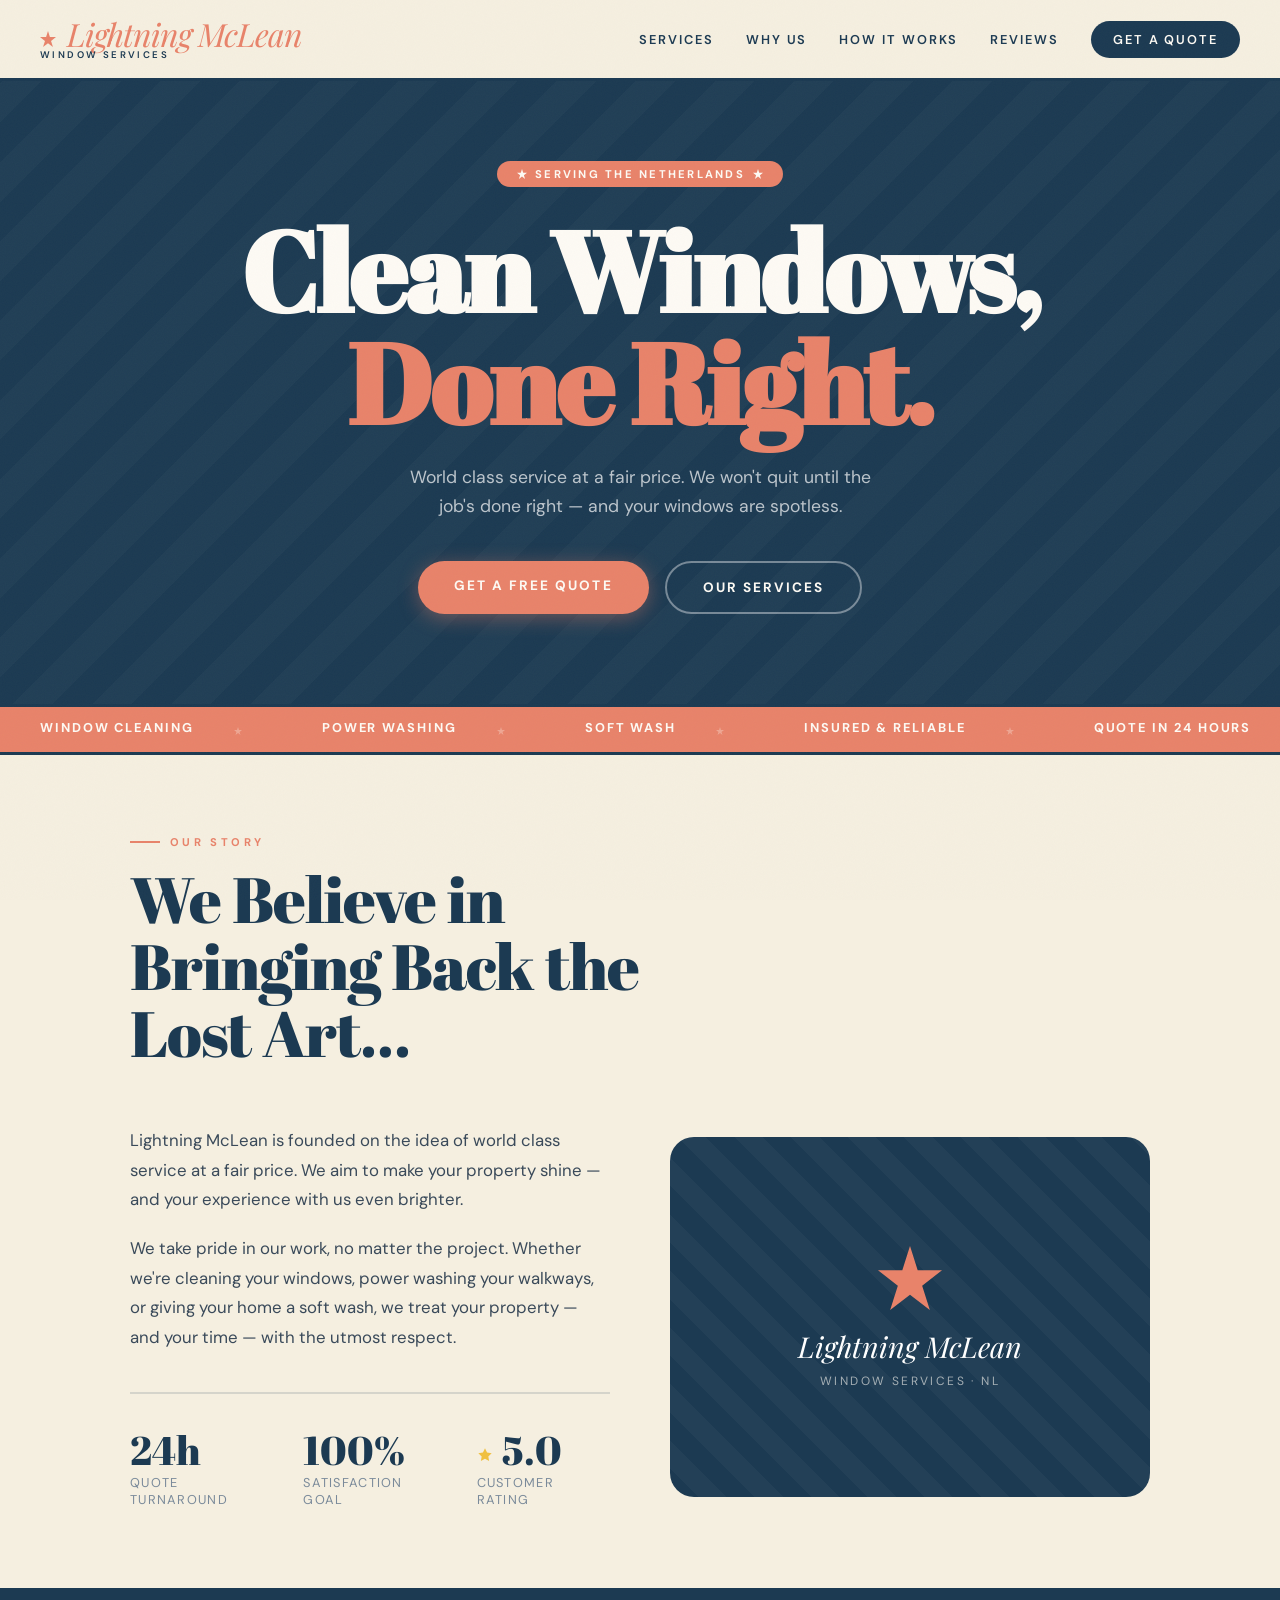
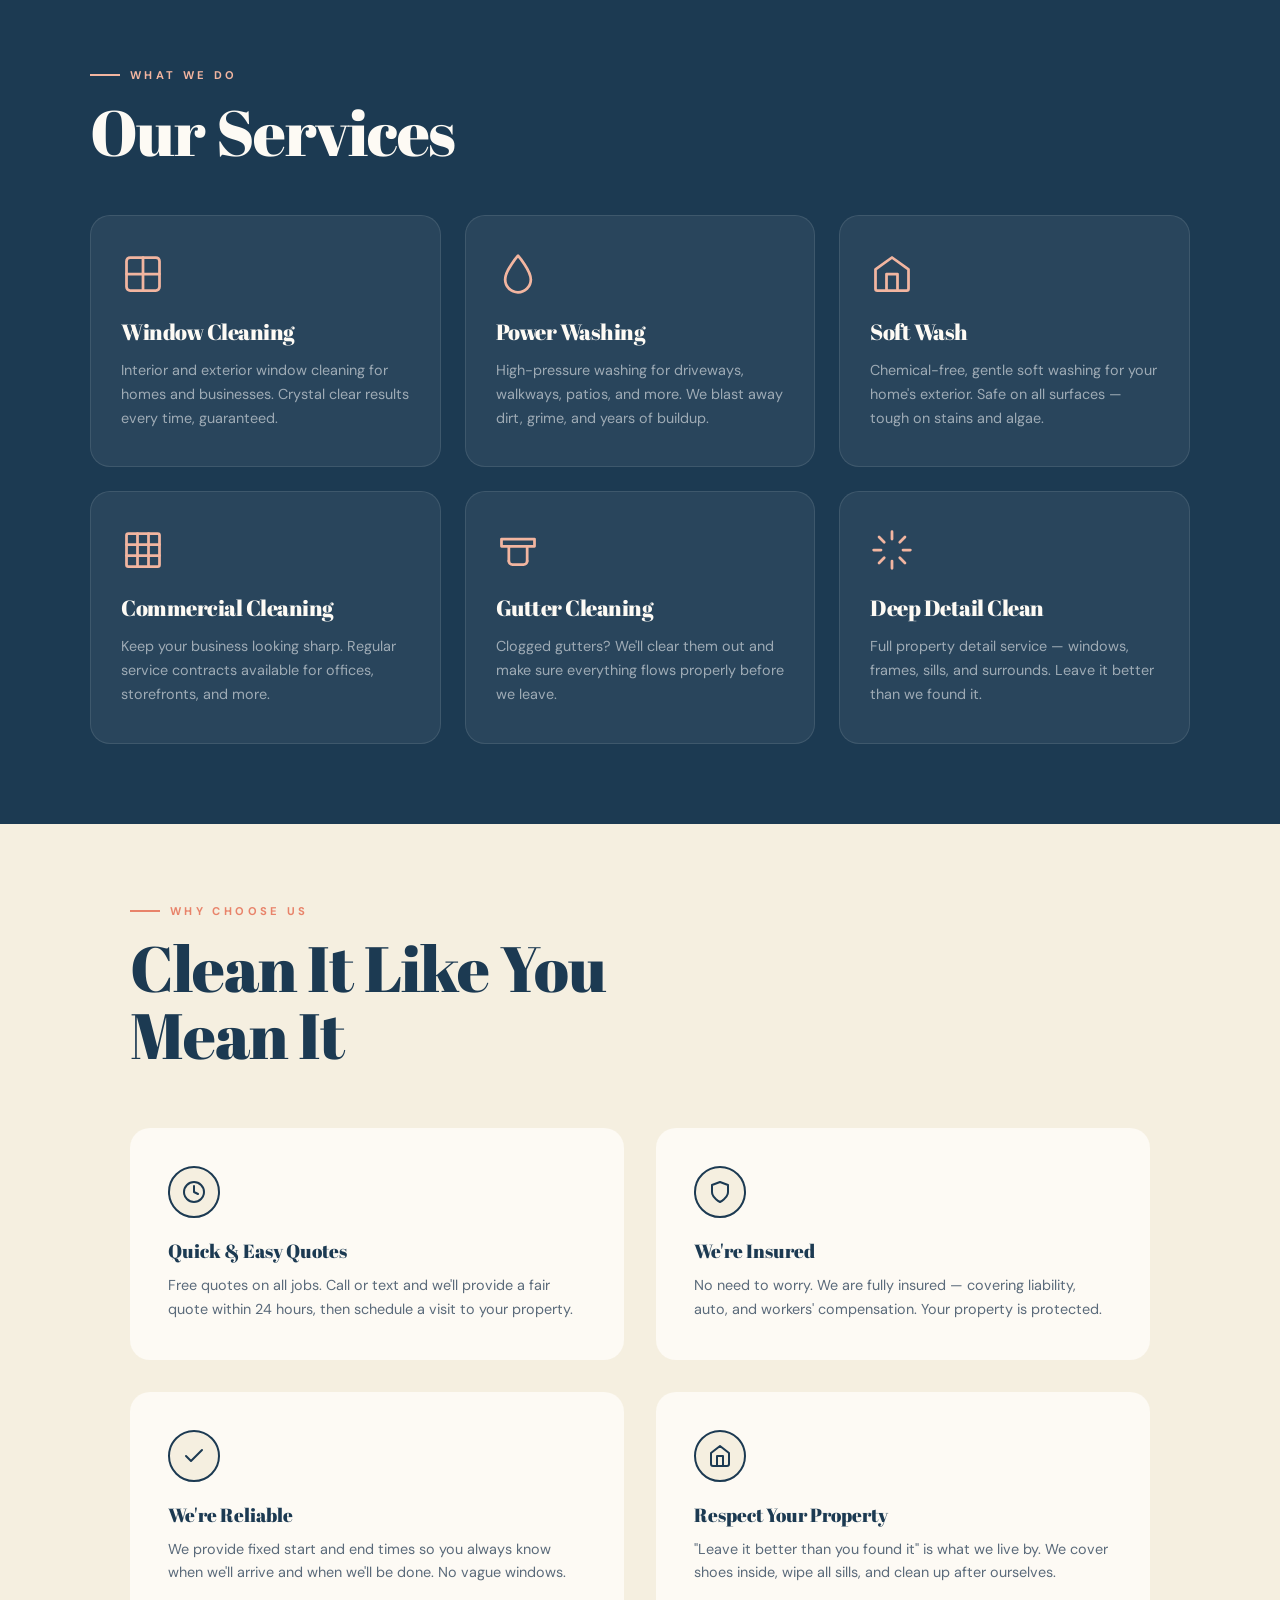
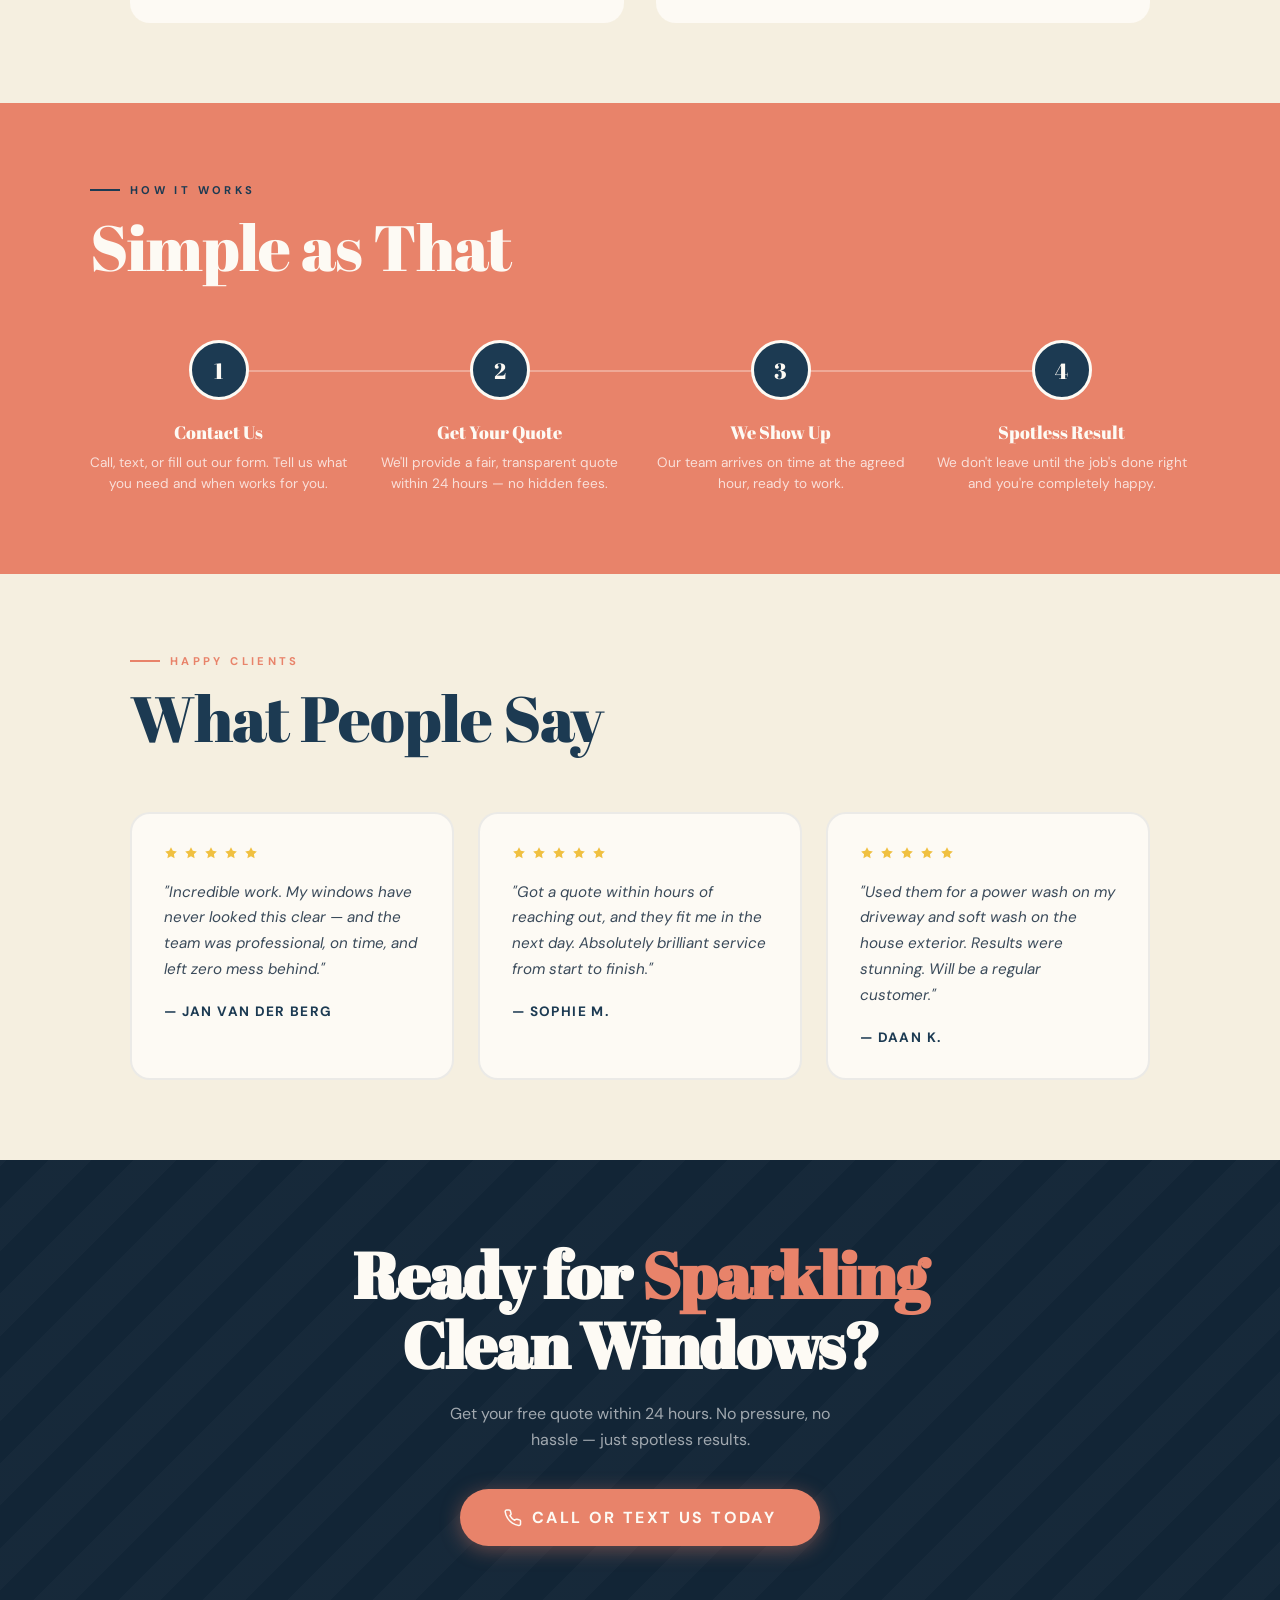
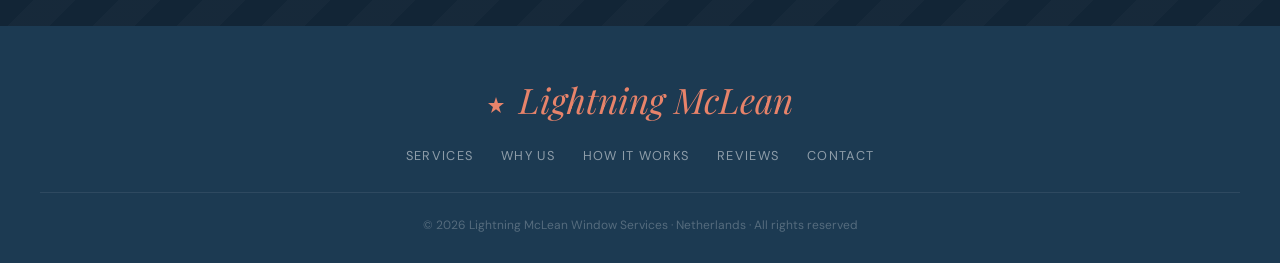
<file: lightning-mclean.html>
<!DOCTYPE html>
<html lang="en">
<head>
<meta charset="UTF-8">
<meta name="viewport" content="width=device-width, initial-scale=1.0">
<title>Lightning McLean – Window Services</title>
<link href="https://fonts.googleapis.com/css2?family=Playfair+Display:ital,wght@0,700;1,700&family=Abril+Fatface&family=DM+Sans:wght@400;500;600&display=swap" rel="stylesheet">
<style>
  :root {
    --cream: #F5EFE0;
    --pink: #E8836A;
    --pink-light: #F2B5A0;
    --navy: #1C3A52;
    --navy-dark: #122536;
    --yellow: #F0C040;
    --white: #FDFAF4;
  }

  * { margin: 0; padding: 0; box-sizing: border-box; }

  html { scroll-behavior: smooth; }

  body {
    background: var(--cream);
    font-family: 'DM Sans', sans-serif;
    color: var(--navy);
    overflow-x: hidden;
  }

  /* ── NOISE TEXTURE OVERLAY ── */
  body::before {
    content: '';
    position: fixed;
    inset: 0;
    pointer-events: none;
    z-index: 9999;
    opacity: 0.025;
    background-image: url("data:image/svg+xml,%3Csvg viewBox='0 0 200 200' xmlns='http://www.w3.org/2000/svg'%3E%3Cfilter id='n'%3E%3CfeTurbulence type='fractalNoise' baseFrequency='0.9' numOctaves='4' stitchTiles='stitch'/%3E%3C/filter%3E%3Crect width='100%25' height='100%25' filter='url(%23n)'/%3E%3C/svg%3E");
    background-size: 200px;
  }

  /* ── NAV ── */
  nav {
    background: var(--cream);
    border-bottom: 3px solid var(--navy);
    padding: 18px 40px;
    display: flex;
    align-items: center;
    justify-content: space-between;
    position: sticky;
    top: 0;
    z-index: 100;
  }

  .logo {
    display: flex;
    flex-direction: column;
    line-height: 1;
  }

  .logo-script {
    font-family: 'Playfair Display', serif;
    font-style: italic;
    font-size: 2rem;
    color: var(--pink);
    letter-spacing: -1px;
  }

  .logo-sub {
    font-size: 0.6rem;
    font-weight: 600;
    letter-spacing: 0.25em;
    text-transform: uppercase;
    color: var(--navy);
  }

  .logo-star {
    display: inline-block;
    margin-right: 4px;
    color: var(--pink);
  }

  nav ul {
    list-style: none;
    display: flex;
    gap: 32px;
  }

  nav ul a {
    text-decoration: none;
    font-weight: 600;
    font-size: 0.8rem;
    letter-spacing: 0.15em;
    text-transform: uppercase;
    color: var(--navy);
    transition: color 0.2s;
  }

  nav ul a:hover { color: var(--pink); }

  .nav-cta {
    background: var(--navy);
    color: var(--white) !important;
    padding: 10px 22px;
    border-radius: 50px;
    transition: background 0.2s !important;
  }

  .nav-cta:hover { background: var(--pink) !important; color: var(--white) !important; }

  /* ── HERO ── */
  .hero {
    background: var(--navy);
    position: relative;
    overflow: hidden;
    padding: 80px 40px 90px;
    display: flex;
    flex-direction: column;
    align-items: center;
    text-align: center;
  }

  .hero-stripes {
    position: absolute;
    inset: 0;
    background: repeating-linear-gradient(
      -45deg,
      transparent,
      transparent 28px,
      rgba(255,255,255,0.025) 28px,
      rgba(255,255,255,0.025) 56px
    );
  }

  .hero-badge {
    background: var(--pink);
    color: var(--white);
    font-size: 0.7rem;
    font-weight: 700;
    letter-spacing: 0.2em;
    text-transform: uppercase;
    padding: 6px 20px;
    border-radius: 50px;
    margin-bottom: 28px;
    display: inline-flex;
    align-items: center;
    gap: 8px;
    position: relative;
  }

  .hero h1 {
    font-family: 'Abril Fatface', cursive;
    font-size: clamp(3.5rem, 9vw, 7rem);
    color: var(--white);
    line-height: 1;
    letter-spacing: -2px;
    position: relative;
    max-width: 800px;
  }

  .hero h1 span {
    color: var(--pink);
    display: block;
  }

  .hero-sub {
    color: rgba(255,255,255,0.7);
    font-size: 1.1rem;
    max-width: 480px;
    margin: 24px auto 40px;
    line-height: 1.65;
    position: relative;
  }

  .hero-btns {
    display: flex;
    gap: 16px;
    flex-wrap: wrap;
    justify-content: center;
    position: relative;
  }

  .btn-primary {
    background: var(--pink);
    color: var(--white);
    border: none;
    padding: 16px 36px;
    border-radius: 50px;
    font-family: 'DM Sans', sans-serif;
    font-weight: 700;
    font-size: 0.85rem;
    letter-spacing: 0.15em;
    text-transform: uppercase;
    cursor: pointer;
    text-decoration: none;
    display: inline-block;
    transition: transform 0.2s, box-shadow 0.2s;
    box-shadow: 0 4px 20px rgba(232,131,106,0.4);
  }

  .btn-primary:hover {
    transform: translateY(-2px);
    box-shadow: 0 8px 30px rgba(232,131,106,0.5);
  }

  .btn-outline {
    background: transparent;
    color: var(--white);
    border: 2px solid rgba(255,255,255,0.4);
    padding: 16px 36px;
    border-radius: 50px;
    font-family: 'DM Sans', sans-serif;
    font-weight: 700;
    font-size: 0.85rem;
    letter-spacing: 0.15em;
    text-transform: uppercase;
    cursor: pointer;
    text-decoration: none;
    display: inline-block;
    transition: border-color 0.2s, background 0.2s;
  }

  .btn-outline:hover {
    border-color: var(--pink);
    background: rgba(232,131,106,0.1);
  }

  /* ── MARQUEE TICKER ── */
  .ticker {
    background: var(--pink);
    color: var(--white);
    padding: 12px 0;
    overflow: hidden;
    border-top: 3px solid var(--navy);
    border-bottom: 3px solid var(--navy);
  }

  .ticker-inner {
    display: flex;
    white-space: nowrap;
    animation: ticker 20s linear infinite;
    gap: 0;
  }

  .ticker-item {
    font-weight: 700;
    font-size: 0.8rem;
    letter-spacing: 0.15em;
    text-transform: uppercase;
    padding: 0 40px;
    flex-shrink: 0;
  }

  .ticker-dot {
    opacity: 0.5;
    margin-right: 40px;
  }

  @keyframes ticker {
    0% { transform: translateX(0); }
    100% { transform: translateX(-50%); }
  }

  /* ── ABOUT ── */
  .section { padding: 80px 40px; max-width: 1100px; margin: 0 auto; }

  .section-label {
    font-size: 0.7rem;
    font-weight: 700;
    letter-spacing: 0.3em;
    text-transform: uppercase;
    color: var(--pink);
    margin-bottom: 16px;
    display: flex;
    align-items: center;
    gap: 10px;
  }

  .section-label::before {
    content: '';
    display: inline-block;
    width: 30px;
    height: 2px;
    background: var(--pink);
  }

  .section-title {
    font-family: 'Abril Fatface', cursive;
    font-size: clamp(2.5rem, 5vw, 4rem);
    color: var(--navy);
    line-height: 1.05;
    letter-spacing: -1px;
    max-width: 600px;
  }

  .about-grid {
    display: grid;
    grid-template-columns: 1fr 1fr;
    gap: 60px;
    align-items: center;
    margin-top: 60px;
  }

  .about-text p {
    font-size: 1.05rem;
    line-height: 1.75;
    color: #3a4a5a;
    margin-bottom: 20px;
  }

  .about-visual {
    background: var(--navy);
    border-radius: 24px;
    aspect-ratio: 4/3;
    display: flex;
    flex-direction: column;
    align-items: center;
    justify-content: center;
    position: relative;
    overflow: hidden;
  }

  .about-visual-inner {
    text-align: center;
    color: var(--white);
    position: relative;
    z-index: 1;
  }

  .about-visual::before {
    content: '';
    position: absolute;
    inset: 0;
    background: repeating-linear-gradient(
      45deg,
      transparent,
      transparent 20px,
      rgba(255,255,255,0.03) 20px,
      rgba(255,255,255,0.03) 40px
    );
  }

  .big-stat {
    font-family: 'Abril Fatface', cursive;
    font-size: 5rem;
    color: var(--pink);
    line-height: 1;
    display: block;
  }

  .stat-label {
    font-size: 0.75rem;
    letter-spacing: 0.2em;
    text-transform: uppercase;
    opacity: 0.6;
    margin-top: 8px;
  }

  .stats-row {
    display: flex;
    gap: 40px;
    margin-top: 40px;
    border-top: 2px solid rgba(28,58,82,0.15);
    padding-top: 36px;
  }

  .stat-box { flex: 1; }

  .stat-number {
    font-family: 'Abril Fatface', cursive;
    font-size: 2.5rem;
    color: var(--navy);
    line-height: 1;
  }

  .stat-desc {
    font-size: 0.8rem;
    color: #7a8a9a;
    margin-top: 4px;
    text-transform: uppercase;
    letter-spacing: 0.1em;
  }

  /* ── SERVICES ── */
  .services-section {
    background: var(--navy);
    padding: 80px 40px;
  }

  .services-inner {
    max-width: 1100px;
    margin: 0 auto;
  }

  .services-section .section-label { color: var(--pink-light); }
  .services-section .section-label::before { background: var(--pink-light); }
  .services-section .section-title { color: var(--white); }

  .services-grid {
    display: grid;
    grid-template-columns: repeat(3, 1fr);
    gap: 24px;
    margin-top: 50px;
  }

  .service-card {
    background: rgba(255,255,255,0.06);
    border: 1px solid rgba(255,255,255,0.1);
    border-radius: 20px;
    padding: 36px 30px;
    transition: transform 0.2s, background 0.2s;
    position: relative;
    overflow: hidden;
  }

  .service-card::before {
    content: '';
    position: absolute;
    top: 0; left: 0; right: 0;
    height: 3px;
    background: var(--pink);
    transform: scaleX(0);
    transform-origin: left;
    transition: transform 0.3s;
  }

  .service-card:hover { transform: translateY(-4px); background: rgba(255,255,255,0.09); }
  .service-card:hover::before { transform: scaleX(1); }

  .service-icon {
    width: 44px;
    height: 44px;
    margin-bottom: 20px;
    display: block;
    color: var(--pink-light);
  }

  .service-name {
    font-family: 'Abril Fatface', cursive;
    font-size: 1.4rem;
    color: var(--white);
    margin-bottom: 12px;
    letter-spacing: -0.5px;
  }

  .service-desc {
    font-size: 0.9rem;
    color: rgba(255,255,255,0.55);
    line-height: 1.65;
  }

  /* ── WHY US ── */
  .why-grid {
    display: grid;
    grid-template-columns: repeat(2, 1fr);
    gap: 32px;
    margin-top: 60px;
  }

  .why-card {
    background: var(--white);
    border-radius: 20px;
    padding: 36px;
    border: 2px solid transparent;
    transition: border-color 0.2s, transform 0.2s;
  }

  .why-card:hover {
    border-color: var(--pink);
    transform: translateY(-3px);
  }

  .why-icon {
    width: 52px;
    height: 52px;
    background: var(--cream);
    border-radius: 50%;
    display: flex;
    align-items: center;
    justify-content: center;
    margin-bottom: 20px;
    border: 2px solid var(--navy);
  }

  .why-icon svg {
    width: 24px;
    height: 24px;
    stroke: var(--navy);
    fill: none;
    stroke-width: 2;
    stroke-linecap: round;
    stroke-linejoin: round;
  }

  .why-title {
    font-family: 'Abril Fatface', cursive;
    font-size: 1.2rem;
    color: var(--navy);
    margin-bottom: 10px;
  }

  .why-desc {
    font-size: 0.9rem;
    color: #5a6a7a;
    line-height: 1.65;
  }

  /* ── PROCESS ── */
  .process-section {
    background: var(--pink);
    padding: 80px 40px;
  }

  .process-inner {
    max-width: 1100px;
    margin: 0 auto;
  }

  .process-section .section-label { color: var(--navy); }
  .process-section .section-label::before { background: var(--navy); }
  .process-section .section-title { color: var(--white); }

  .process-steps {
    display: grid;
    grid-template-columns: repeat(4, 1fr);
    gap: 24px;
    margin-top: 60px;
    position: relative;
  }

  .process-steps::before {
    content: '';
    position: absolute;
    top: 30px;
    left: 12%;
    right: 12%;
    height: 2px;
    background: rgba(255,255,255,0.3);
    z-index: 0;
  }

  .step {
    text-align: center;
    position: relative;
    z-index: 1;
  }

  .step-num {
    width: 60px;
    height: 60px;
    background: var(--navy);
    color: var(--white);
    border-radius: 50%;
    display: flex;
    align-items: center;
    justify-content: center;
    font-family: 'Abril Fatface', cursive;
    font-size: 1.4rem;
    margin: 0 auto 20px;
    border: 3px solid var(--white);
  }

  .step-title {
    font-family: 'Abril Fatface', cursive;
    font-size: 1.1rem;
    color: var(--white);
    margin-bottom: 8px;
  }

  .step-desc {
    font-size: 0.85rem;
    color: rgba(255,255,255,0.75);
    line-height: 1.55;
  }

  /* ── TESTIMONIALS ── */
  .testimonials-grid {
    display: grid;
    grid-template-columns: repeat(3, 1fr);
    gap: 24px;
    margin-top: 60px;
  }

  .testimonial {
    background: var(--white);
    border-radius: 20px;
    padding: 32px;
    border: 2px solid rgba(28,58,82,0.08);
  }

  .stars {
    color: var(--yellow);
    font-size: 0.9rem;
    margin-bottom: 16px;
    letter-spacing: 2px;
  }

  .testimonial-text {
    font-size: 0.95rem;
    line-height: 1.7;
    color: #3a4a5a;
    font-style: italic;
    margin-bottom: 20px;
  }

  .testimonial-author {
    font-weight: 700;
    font-size: 0.85rem;
    color: var(--navy);
    text-transform: uppercase;
    letter-spacing: 0.1em;
  }

  /* ── CTA BAND ── */
  .cta-band {
    background: var(--navy-dark);
    padding: 80px 40px;
    text-align: center;
    position: relative;
    overflow: hidden;
  }

  .cta-band::before {
    content: '';
    position: absolute;
    inset: 0;
    background: repeating-linear-gradient(
      -45deg,
      transparent,
      transparent 30px,
      rgba(255,255,255,0.02) 30px,
      rgba(255,255,255,0.02) 60px
    );
  }

  .cta-band h2 {
    font-family: 'Abril Fatface', cursive;
    font-size: clamp(2.5rem, 5vw, 4.5rem);
    color: var(--white);
    line-height: 1.1;
    letter-spacing: -1px;
    margin-bottom: 20px;
    position: relative;
  }

  .cta-band h2 span { color: var(--pink); }

  .cta-band p {
    color: rgba(255,255,255,0.6);
    font-size: 1rem;
    max-width: 420px;
    margin: 0 auto 36px;
    line-height: 1.65;
    position: relative;
  }

  .cta-band .btn-primary { position: relative; font-size: 1rem; padding: 18px 44px; }

  /* ── FOOTER ── */
  footer {
    background: var(--navy);
    padding: 50px 40px 30px;
    display: flex;
    flex-direction: column;
    align-items: center;
    text-align: center;
    gap: 24px;
  }

  .footer-logo-script {
    font-family: 'Playfair Display', serif;
    font-style: italic;
    font-size: 2.2rem;
    color: var(--pink);
  }

  .footer-links {
    display: flex;
    gap: 28px;
    flex-wrap: wrap;
    justify-content: center;
  }

  .footer-links a {
    color: rgba(255,255,255,0.5);
    text-decoration: none;
    font-size: 0.8rem;
    letter-spacing: 0.1em;
    text-transform: uppercase;
    transition: color 0.2s;
  }

  .footer-links a:hover { color: var(--pink); }

  .footer-copy {
    color: rgba(255,255,255,0.25);
    font-size: 0.75rem;
    border-top: 1px solid rgba(255,255,255,0.08);
    width: 100%;
    padding-top: 24px;
    margin-top: 4px;
  }

  /* ── ANIMATIONS ── */
  .fade-up {
    opacity: 0;
    transform: translateY(30px);
    transition: opacity 0.6s ease, transform 0.6s ease;
  }

  .fade-up.visible {
    opacity: 1;
    transform: translateY(0);
  }

  /* ── RESPONSIVE ── */
  @media (max-width: 768px) {
    nav ul { display: none; }
    .about-grid, .services-grid, .why-grid, .testimonials-grid { grid-template-columns: 1fr; }
    .process-steps { grid-template-columns: repeat(2, 1fr); }
    .process-steps::before { display: none; }
    .section { padding: 60px 24px; }
    .services-section, .process-section, .cta-band { padding: 60px 24px; }
    footer { padding: 40px 24px 24px; }
    nav { padding: 16px 24px; }
    .hero { padding: 60px 24px 70px; }
  }
</style>
</head>
<body>

<!-- NAV -->
<nav>
  <div class="logo">
    <span class="logo-script"><span class="logo-star"><svg width="16" height="16" viewBox="0 0 10 10" fill="currentColor"><polygon points="5,0 6.2,3.8 10,3.8 6.9,6.2 8.1,10 5,7.6 1.9,10 3.1,6.2 0,3.8 3.8,3.8"/></svg></span> Lightning McLean</span>
    <span class="logo-sub">Window Services</span>
  </div>
  <ul>
    <li><a href="#services">Services</a></li>
    <li><a href="#why">Why Us</a></li>
    <li><a href="#process">How It Works</a></li>
    <li><a href="#reviews">Reviews</a></li>
    <li><a href="#contact" class="nav-cta">Get a Quote</a></li>
  </ul>
</nav>

<!-- HERO -->
<section class="hero">
  <div class="hero-stripes"></div>
  <div class="hero-badge">
    <svg width="10" height="10" viewBox="0 0 10 10" fill="currentColor"><polygon points="5,0 6.2,3.8 10,3.8 6.9,6.2 8.1,10 5,7.6 1.9,10 3.1,6.2 0,3.8 3.8,3.8"/></svg>
    Serving the Netherlands
    <svg width="10" height="10" viewBox="0 0 10 10" fill="currentColor"><polygon points="5,0 6.2,3.8 10,3.8 6.9,6.2 8.1,10 5,7.6 1.9,10 3.1,6.2 0,3.8 3.8,3.8"/></svg>
  </div>
  <h1>
    Clean Windows,<span>Done Right.</span>
  </h1>
  <p class="hero-sub">World class service at a fair price. We won't quit until the job's done right — and your windows are spotless.</p>
  <div class="hero-btns">
    <a href="#contact" class="btn-primary">Get a Free Quote</a>
    <a href="#services" class="btn-outline">Our Services</a>
  </div>
</section>

<!-- TICKER -->
<div class="ticker">
  <div class="ticker-inner">
    <span class="ticker-item">Window Cleaning</span><span class="ticker-dot"><svg width="8" height="8" viewBox="0 0 10 10" fill="currentColor" style="opacity:0.6"><polygon points="5,0 6.2,3.8 10,3.8 6.9,6.2 8.1,10 5,7.6 1.9,10 3.1,6.2 0,3.8 3.8,3.8"/></svg></span>
    <span class="ticker-item">Power Washing</span><span class="ticker-dot"><svg width="8" height="8" viewBox="0 0 10 10" fill="currentColor" style="opacity:0.6"><polygon points="5,0 6.2,3.8 10,3.8 6.9,6.2 8.1,10 5,7.6 1.9,10 3.1,6.2 0,3.8 3.8,3.8"/></svg></span>
    <span class="ticker-item">Soft Wash</span><span class="ticker-dot"><svg width="8" height="8" viewBox="0 0 10 10" fill="currentColor" style="opacity:0.6"><polygon points="5,0 6.2,3.8 10,3.8 6.9,6.2 8.1,10 5,7.6 1.9,10 3.1,6.2 0,3.8 3.8,3.8"/></svg></span>
    <span class="ticker-item">Insured &amp; Reliable</span><span class="ticker-dot"><svg width="8" height="8" viewBox="0 0 10 10" fill="currentColor" style="opacity:0.6"><polygon points="5,0 6.2,3.8 10,3.8 6.9,6.2 8.1,10 5,7.6 1.9,10 3.1,6.2 0,3.8 3.8,3.8"/></svg></span>
    <span class="ticker-item">Quote in 24 Hours</span><span class="ticker-dot"><svg width="8" height="8" viewBox="0 0 10 10" fill="currentColor" style="opacity:0.6"><polygon points="5,0 6.2,3.8 10,3.8 6.9,6.2 8.1,10 5,7.6 1.9,10 3.1,6.2 0,3.8 3.8,3.8"/></svg></span>
    <span class="ticker-item">Window Cleaning</span><span class="ticker-dot"><svg width="8" height="8" viewBox="0 0 10 10" fill="currentColor" style="opacity:0.6"><polygon points="5,0 6.2,3.8 10,3.8 6.9,6.2 8.1,10 5,7.6 1.9,10 3.1,6.2 0,3.8 3.8,3.8"/></svg></span>
    <span class="ticker-item">Power Washing</span><span class="ticker-dot"><svg width="8" height="8" viewBox="0 0 10 10" fill="currentColor" style="opacity:0.6"><polygon points="5,0 6.2,3.8 10,3.8 6.9,6.2 8.1,10 5,7.6 1.9,10 3.1,6.2 0,3.8 3.8,3.8"/></svg></span>
    <span class="ticker-item">Soft Wash</span><span class="ticker-dot"><svg width="8" height="8" viewBox="0 0 10 10" fill="currentColor" style="opacity:0.6"><polygon points="5,0 6.2,3.8 10,3.8 6.9,6.2 8.1,10 5,7.6 1.9,10 3.1,6.2 0,3.8 3.8,3.8"/></svg></span>
    <span class="ticker-item">Insured &amp; Reliable</span><span class="ticker-dot"><svg width="8" height="8" viewBox="0 0 10 10" fill="currentColor" style="opacity:0.6"><polygon points="5,0 6.2,3.8 10,3.8 6.9,6.2 8.1,10 5,7.6 1.9,10 3.1,6.2 0,3.8 3.8,3.8"/></svg></span>
    <span class="ticker-item">Quote in 24 Hours</span><span class="ticker-dot"><svg width="8" height="8" viewBox="0 0 10 10" fill="currentColor" style="opacity:0.6"><polygon points="5,0 6.2,3.8 10,3.8 6.9,6.2 8.1,10 5,7.6 1.9,10 3.1,6.2 0,3.8 3.8,3.8"/></svg></span>
  </div>
</div>

<!-- ABOUT -->
<div style="max-width:1100px; margin: 0 auto; padding: 80px 40px;">
  <div class="section-label">Our Story</div>
  <div class="section-title">We Believe in Bringing Back the Lost Art…</div>

  <div class="about-grid">
    <div class="about-text fade-up">
      <p>Lightning McLean is founded on the idea of world class service at a fair price. We aim to make your property shine — and your experience with us even brighter.</p>
      <p>We take pride in our work, no matter the project. Whether we're cleaning your windows, power washing your walkways, or giving your home a soft wash, we treat your property — and your time — with the utmost respect.</p>
      <div class="stats-row">
        <div class="stat-box">
          <div class="stat-number">24h</div>
          <div class="stat-desc">Quote turnaround</div>
        </div>
        <div class="stat-box">
          <div class="stat-number">100%</div>
          <div class="stat-desc">Satisfaction goal</div>
        </div>
        <div class="stat-box">
  <div class="stat-number">
    <svg width="16" height="16" viewBox="0 0 24 24" fill="#F0C040" style="vertical-align:middle;margin-right:2px"><polygon points="12,2 15.09,8.26 22,9.27 17,14.14 18.18,21.02 12,17.77 5.82,21.02 7,14.14 2,9.27 8.91,8.26"/></svg>
    5.0
  </div>
          <div class="stat-desc">Customer rating</div>
        </div>
      </div>
    </div>
    <div class="about-visual fade-up" style="transition-delay: 0.15s">
      <div class="about-visual-inner">
        <svg width="64" height="64" viewBox="0 0 10 10" fill="#E8836A"><polygon points="5,0 6.2,3.8 10,3.8 6.9,6.2 8.1,10 5,7.6 1.9,10 3.1,6.2 0,3.8 3.8,3.8"/></svg>
        <div style="font-family:'Playfair Display',serif; font-style:italic; font-size:1.8rem; color:#fff; margin-top: 12px;">Lightning McLean</div>
        <div class="stat-label">Window Services · NL</div>
      </div>
    </div>
  </div>
</div>

<!-- SERVICES -->
<section class="services-section" id="services">
  <div class="services-inner">
    <div class="section-label" style="color: var(--pink-light)">What We Do</div>
    <div class="section-title" style="color: var(--white)">Our Services</div>
    <div class="services-grid">
      <div class="service-card fade-up">
        <!-- Window icon -->
        <svg class="service-icon" viewBox="0 0 24 24" fill="none" stroke="currentColor" stroke-width="1.5" stroke-linecap="round" stroke-linejoin="round">
          <rect x="3" y="3" width="18" height="18" rx="2"/><line x1="12" y1="3" x2="12" y2="21"/><line x1="3" y1="12" x2="21" y2="12"/>
        </svg>
        <div class="service-name">Window Cleaning</div>
        <p class="service-desc">Interior and exterior window cleaning for homes and businesses. Crystal clear results every time, guaranteed.</p>
      </div>
      <div class="service-card fade-up" style="transition-delay:0.1s">
        <!-- Water drop / pressure icon -->
        <svg class="service-icon" viewBox="0 0 24 24" fill="none" stroke="currentColor" stroke-width="1.5" stroke-linecap="round" stroke-linejoin="round">
          <path d="M12 2C12 2 5 10 5 15a7 7 0 0 0 14 0c0-5-7-13-7-13z"/>
        </svg>
        <div class="service-name">Power Washing</div>
        <p class="service-desc">High-pressure washing for driveways, walkways, patios, and more. We blast away dirt, grime, and years of buildup.</p>
      </div>
      <div class="service-card fade-up" style="transition-delay:0.2s">
        <!-- House icon -->
        <svg class="service-icon" viewBox="0 0 24 24" fill="none" stroke="currentColor" stroke-width="1.5" stroke-linecap="round" stroke-linejoin="round">
          <path d="M3 9.5L12 3l9 6.5V20a1 1 0 0 1-1 1H4a1 1 0 0 1-1-1V9.5z"/><polyline points="9 21 9 12 15 12 15 21"/>
        </svg>
        <div class="service-name">Soft Wash</div>
        <p class="service-desc">Chemical-free, gentle soft washing for your home's exterior. Safe on all surfaces — tough on stains and algae.</p>
      </div>
      <div class="service-card fade-up" style="transition-delay:0.3s">
        <!-- Building icon -->
        <svg class="service-icon" viewBox="0 0 24 24" fill="none" stroke="currentColor" stroke-width="1.5" stroke-linecap="round" stroke-linejoin="round">
          <rect x="3" y="3" width="18" height="18" rx="1"/><line x1="9" y1="3" x2="9" y2="21"/><line x1="15" y1="3" x2="15" y2="21"/><line x1="3" y1="9" x2="21" y2="9"/><line x1="3" y1="15" x2="21" y2="15"/>
        </svg>
        <div class="service-name">Commercial Cleaning</div>
        <p class="service-desc">Keep your business looking sharp. Regular service contracts available for offices, storefronts, and more.</p>
      </div>
      <div class="service-card fade-up" style="transition-delay:0.4s">
        <!-- Gutter / pipe icon -->
        <svg class="service-icon" viewBox="0 0 24 24" fill="none" stroke="currentColor" stroke-width="1.5" stroke-linecap="round" stroke-linejoin="round">
          <path d="M3 6h18v4H3z"/><line x1="7" y1="10" x2="7" y2="18"/><line x1="17" y1="10" x2="17" y2="18"/><path d="M7 18c0 1.1.9 2 2 2h6a2 2 0 0 0 2-2"/>
        </svg>
        <div class="service-name">Gutter Cleaning</div>
        <p class="service-desc">Clogged gutters? We'll clear them out and make sure everything flows properly before we leave.</p>
      </div>
      <div class="service-card fade-up" style="transition-delay:0.5s">
        <!-- Sparkle / clean icon -->
        <svg class="service-icon" viewBox="0 0 24 24" fill="none" stroke="currentColor" stroke-width="1.5" stroke-linecap="round" stroke-linejoin="round">
          <path d="M12 2v4M12 18v4M4.93 4.93l2.83 2.83M16.24 16.24l2.83 2.83M2 12h4M18 12h4M4.93 19.07l2.83-2.83M16.24 7.76l2.83-2.83"/>
        </svg>
        <div class="service-name">Deep Detail Clean</div>
        <p class="service-desc">Full property detail service — windows, frames, sills, and surrounds. Leave it better than we found it.</p>
      </div>
    </div>
  </div>
</section>

<!-- WHY US -->
<div style="max-width:1100px; margin: 0 auto; padding: 80px 40px;" id="why">
  <div class="section-label">Why Choose Us</div>
  <div class="section-title">Clean It Like You Mean It</div>
  <div class="why-grid">
    <div class="why-card fade-up">
      <div class="why-icon">
        <svg viewBox="0 0 24 24" fill="none" stroke="currentColor" stroke-width="2" stroke-linecap="round" stroke-linejoin="round">
          <circle cx="12" cy="12" r="10"/><polyline points="12 6 12 12 16 14"/>
        </svg>
      </div>
      <div class="why-title">Quick &amp; Easy Quotes</div>
      <p class="why-desc">Free quotes on all jobs. Call or text and we'll provide a fair quote within 24 hours, then schedule a visit to your property.</p>
    </div>
    <div class="why-card fade-up" style="transition-delay:0.1s">
      <div class="why-icon">
        <svg viewBox="0 0 24 24" fill="none" stroke="currentColor" stroke-width="2" stroke-linecap="round" stroke-linejoin="round">
          <path d="M12 22s8-4 8-10V5l-8-3-8 3v7c0 6 8 10 8 10z"/>
        </svg>
      </div>
      <div class="why-title">We're Insured</div>
      <p class="why-desc">No need to worry. We are fully insured — covering liability, auto, and workers' compensation. Your property is protected.</p>
    </div>
    <div class="why-card fade-up" style="transition-delay:0.2s">
      <div class="why-icon">
        <svg viewBox="0 0 24 24" fill="none" stroke="currentColor" stroke-width="2" stroke-linecap="round" stroke-linejoin="round">
          <polyline points="20 6 9 17 4 12"/>
        </svg>
      </div>
      <div class="why-title">We're Reliable</div>
      <p class="why-desc">We provide fixed start and end times so you always know when we'll arrive and when we'll be done. No vague windows.</p>
    </div>
    <div class="why-card fade-up" style="transition-delay:0.3s">
      <div class="why-icon">
        <svg viewBox="0 0 24 24" fill="none" stroke="currentColor" stroke-width="2" stroke-linecap="round" stroke-linejoin="round">
          <path d="M3 9l9-7 9 7v11a2 2 0 0 1-2 2H5a2 2 0 0 1-2-2z"/><polyline points="9 22 9 12 15 12 15 22"/>
        </svg>
      </div>
      <div class="why-title">Respect Your Property</div>
      <p class="why-desc">"Leave it better than you found it" is what we live by. We cover shoes inside, wipe all sills, and clean up after ourselves.</p>
    </div>
  </div>
</div>

<!-- PROCESS -->
<section class="process-section" id="process">
  <div class="process-inner">
    <div class="section-label" style="color: var(--navy)">How It Works</div>
    <div class="section-title" style="color: var(--white)">Simple as That</div>
    <div class="process-steps">
      <div class="step fade-up">
        <div class="step-num">1</div>
        <div class="step-title">Contact Us</div>
        <p class="step-desc">Call, text, or fill out our form. Tell us what you need and when works for you.</p>
      </div>
      <div class="step fade-up" style="transition-delay:0.1s">
        <div class="step-num">2</div>
        <div class="step-title">Get Your Quote</div>
        <p class="step-desc">We'll provide a fair, transparent quote within 24 hours — no hidden fees.</p>
      </div>
      <div class="step fade-up" style="transition-delay:0.2s">
        <div class="step-num">3</div>
        <div class="step-title">We Show Up</div>
        <p class="step-desc">Our team arrives on time at the agreed hour, ready to work.</p>
      </div>
      <div class="step fade-up" style="transition-delay:0.3s">
        <div class="step-num">4</div>
        <div class="step-title">Spotless Result</div>
        <p class="step-desc">We don't leave until the job's done right and you're completely happy.</p>
      </div>
    </div>
  </div>
</section>

<!-- TESTIMONIALS -->
<div style="max-width:1100px; margin: 0 auto; padding: 80px 40px;" id="reviews">
  <div class="section-label">Happy Clients</div>
  <div class="section-title">What People Say</div>
  <div class="testimonials-grid">
    <div class="testimonial fade-up">
      <div class="stars">
        <svg width="14" height="14" viewBox="0 0 24 24" fill="#F0C040"><polygon points="12,2 15.09,8.26 22,9.27 17,14.14 18.18,21.02 12,17.77 5.82,21.02 7,14.14 2,9.27 8.91,8.26"/></svg>
        <svg width="14" height="14" viewBox="0 0 24 24" fill="#F0C040"><polygon points="12,2 15.09,8.26 22,9.27 17,14.14 18.18,21.02 12,17.77 5.82,21.02 7,14.14 2,9.27 8.91,8.26"/></svg>
        <svg width="14" height="14" viewBox="0 0 24 24" fill="#F0C040"><polygon points="12,2 15.09,8.26 22,9.27 17,14.14 18.18,21.02 12,17.77 5.82,21.02 7,14.14 2,9.27 8.91,8.26"/></svg>
        <svg width="14" height="14" viewBox="0 0 24 24" fill="#F0C040"><polygon points="12,2 15.09,8.26 22,9.27 17,14.14 18.18,21.02 12,17.77 5.82,21.02 7,14.14 2,9.27 8.91,8.26"/></svg>
        <svg width="14" height="14" viewBox="0 0 24 24" fill="#F0C040"><polygon points="12,2 15.09,8.26 22,9.27 17,14.14 18.18,21.02 12,17.77 5.82,21.02 7,14.14 2,9.27 8.91,8.26"/></svg>
      </div>
      <p class="testimonial-text">"Incredible work. My windows have never looked this clear — and the team was professional, on time, and left zero mess behind."</p>
      <div class="testimonial-author">— Jan van der Berg</div>
    </div>
    <div class="testimonial fade-up" style="transition-delay:0.1s">
      <div class="stars">
        <svg width="14" height="14" viewBox="0 0 24 24" fill="#F0C040"><polygon points="12,2 15.09,8.26 22,9.27 17,14.14 18.18,21.02 12,17.77 5.82,21.02 7,14.14 2,9.27 8.91,8.26"/></svg>
        <svg width="14" height="14" viewBox="0 0 24 24" fill="#F0C040"><polygon points="12,2 15.09,8.26 22,9.27 17,14.14 18.18,21.02 12,17.77 5.82,21.02 7,14.14 2,9.27 8.91,8.26"/></svg>
        <svg width="14" height="14" viewBox="0 0 24 24" fill="#F0C040"><polygon points="12,2 15.09,8.26 22,9.27 17,14.14 18.18,21.02 12,17.77 5.82,21.02 7,14.14 2,9.27 8.91,8.26"/></svg>
        <svg width="14" height="14" viewBox="0 0 24 24" fill="#F0C040"><polygon points="12,2 15.09,8.26 22,9.27 17,14.14 18.18,21.02 12,17.77 5.82,21.02 7,14.14 2,9.27 8.91,8.26"/></svg>
        <svg width="14" height="14" viewBox="0 0 24 24" fill="#F0C040"><polygon points="12,2 15.09,8.26 22,9.27 17,14.14 18.18,21.02 12,17.77 5.82,21.02 7,14.14 2,9.27 8.91,8.26"/></svg>
      </div>
      <p class="testimonial-text">"Got a quote within hours of reaching out, and they fit me in the next day. Absolutely brilliant service from start to finish."</p>
      <div class="testimonial-author">— Sophie M.</div>
    </div>
    <div class="testimonial fade-up" style="transition-delay:0.2s">
      <div class="stars">
        <svg width="14" height="14" viewBox="0 0 24 24" fill="#F0C040"><polygon points="12,2 15.09,8.26 22,9.27 17,14.14 18.18,21.02 12,17.77 5.82,21.02 7,14.14 2,9.27 8.91,8.26"/></svg>
        <svg width="14" height="14" viewBox="0 0 24 24" fill="#F0C040"><polygon points="12,2 15.09,8.26 22,9.27 17,14.14 18.18,21.02 12,17.77 5.82,21.02 7,14.14 2,9.27 8.91,8.26"/></svg>
        <svg width="14" height="14" viewBox="0 0 24 24" fill="#F0C040"><polygon points="12,2 15.09,8.26 22,9.27 17,14.14 18.18,21.02 12,17.77 5.82,21.02 7,14.14 2,9.27 8.91,8.26"/></svg>
        <svg width="14" height="14" viewBox="0 0 24 24" fill="#F0C040"><polygon points="12,2 15.09,8.26 22,9.27 17,14.14 18.18,21.02 12,17.77 5.82,21.02 7,14.14 2,9.27 8.91,8.26"/></svg>
        <svg width="14" height="14" viewBox="0 0 24 24" fill="#F0C040"><polygon points="12,2 15.09,8.26 22,9.27 17,14.14 18.18,21.02 12,17.77 5.82,21.02 7,14.14 2,9.27 8.91,8.26"/></svg>
      </div>
      <p class="testimonial-text">"Used them for a power wash on my driveway and soft wash on the house exterior. Results were stunning. Will be a regular customer."</p>
      <div class="testimonial-author">— Daan K.</div>
    </div>
  </div>
</div>

<!-- CTA -->
<section class="cta-band" id="contact">
  <h2>Ready for <span>Sparkling</span><br>Clean Windows?</h2>
  <p>Get your free quote within 24 hours. No pressure, no hassle — just spotless results.</p>
  <a href="tel:+31000000000" class="btn-primary" style="display:inline-flex;align-items:center;gap:10px;">
    <svg width="18" height="18" viewBox="0 0 24 24" fill="none" stroke="currentColor" stroke-width="2" stroke-linecap="round" stroke-linejoin="round"><path d="M22 16.92v3a2 2 0 0 1-2.18 2 19.79 19.79 0 0 1-8.63-3.07A19.5 19.5 0 0 1 4.69 12 19.79 19.79 0 0 1 1.61 3.41 2 2 0 0 1 3.6 1.22h3a2 2 0 0 1 2 1.72c.127.96.361 1.903.7 2.81a2 2 0 0 1-.45 2.11L7.91 8.81a16 16 0 0 0 6.29 6.29l.96-.96a2 2 0 0 1 2.11-.45c.907.339 1.85.573 2.81.7A2 2 0 0 1 22 16.92z"/></svg>
    Call or Text Us Today
  </a>
</section>

<!-- FOOTER -->
<footer>
  <div class="footer-logo-script">
    <svg width="16" height="16" viewBox="0 0 10 10" fill="#E8836A" style="vertical-align:middle;margin-right:6px"><polygon points="5,0 6.2,3.8 10,3.8 6.9,6.2 8.1,10 5,7.6 1.9,10 3.1,6.2 0,3.8 3.8,3.8"/></svg>
    Lightning McLean
  </div>
  <div class="footer-links">
    <a href="#services">Services</a>
    <a href="#why">Why Us</a>
    <a href="#process">How It Works</a>
    <a href="#reviews">Reviews</a>
    <a href="#contact">Contact</a>
  </div>
  <div class="footer-copy">© 2026 Lightning McLean Window Services · Netherlands · All rights reserved</div>
</footer>

<script>
  // Fade-up on scroll
  const obs = new IntersectionObserver((entries) => {
    entries.forEach(e => {
      if (e.isIntersecting) {
        e.target.classList.add('visible');
        obs.unobserve(e.target);
      }
    });
  }, { threshold: 0.12 });

  document.querySelectorAll('.fade-up').forEach(el => obs.observe(el));
</script>
</body>
</html>
</file>
